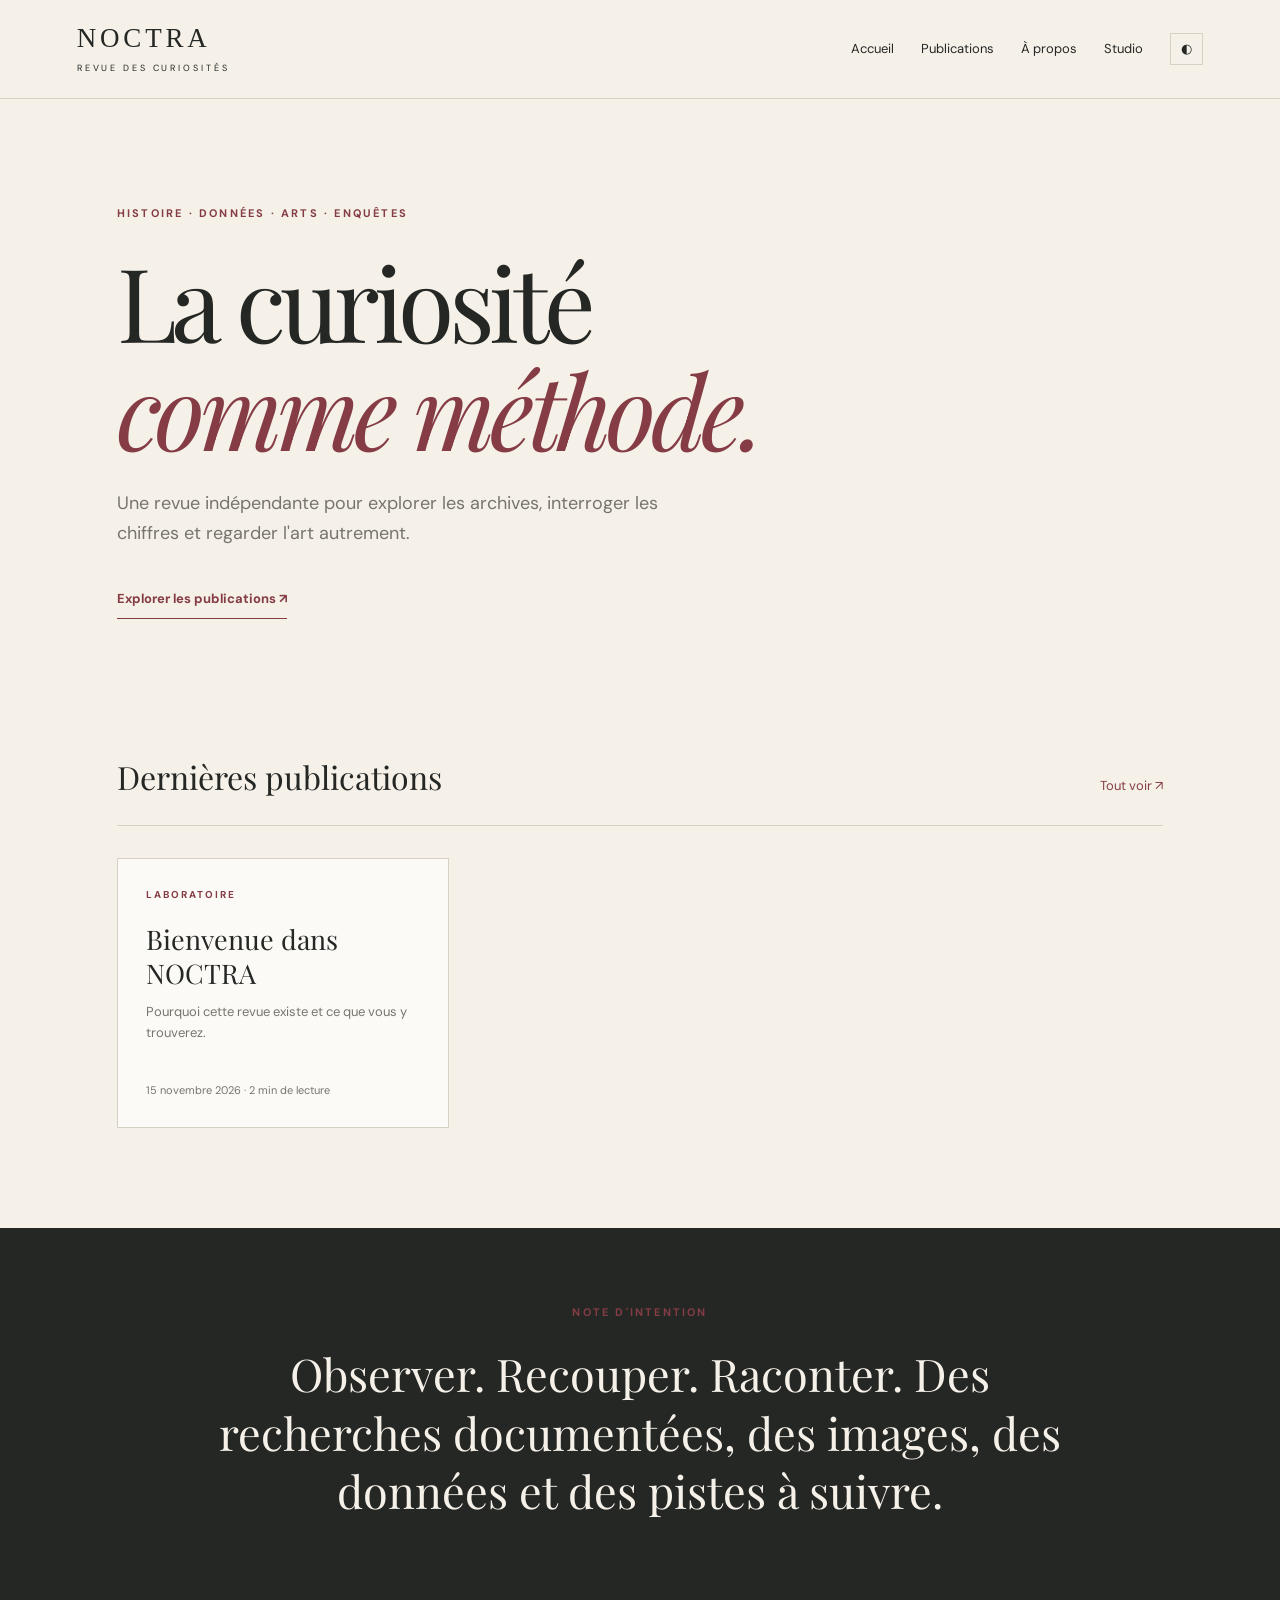
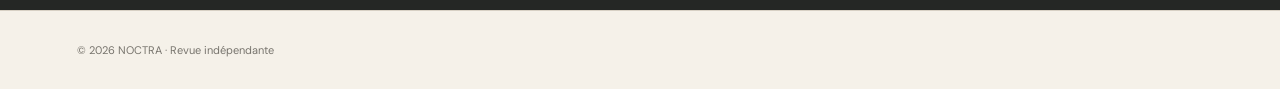
<file: index.html>
<!doctype html><html lang="fr"><head><meta charset="utf-8"><meta name="viewport" content="width=device-width,initial-scale=1"><meta name="description" content="NOCTRA, revue indépendante d'histoire, de données et d'art."><title>NOCTRA — Revue des curiosités</title><link rel="stylesheet" href="assets/css/style.css"></head><body><header class="site-header"><a class="logo" href="./">NOCTRA<span>REVUE DES CURIOSITÉS</span></a><nav><a href="./">Accueil</a><a href="articles.html">Publications</a><a href="a-propos.html">À propos</a><a href="studio.html">Studio</a><button id="theme" aria-label="Changer le thème">◐</button></nav></header><main><section class="hero"><div class="eyebrow">HISTOIRE · DONNÉES · ARTS · ENQUÊTES</div><h1>La curiosité<br><em>comme méthode.</em></h1><p>Une revue indépendante pour explorer les archives, interroger les chiffres et regarder l'art autrement.</p><a class="cta" href="articles.html">Explorer les publications ↗</a></section><section class="section"><div class="section-head"><h2>Dernières publications</h2><a href="articles.html">Tout voir ↗</a></div><div id="cards" class="grid"></div></section><section class="manifesto"><span>NOTE D'INTENTION</span><p>Observer. Recouper. Raconter. Des recherches documentées, des images, des données et des pistes à suivre.</p></section></main><footer>© <span id="year"></span> NOCTRA · Revue indépendante</footer><script src="assets/js/main.js"></script><script src="assets/js/config.js"></script><script src="assets/js/analytics.js"></script></body></html>
</file>
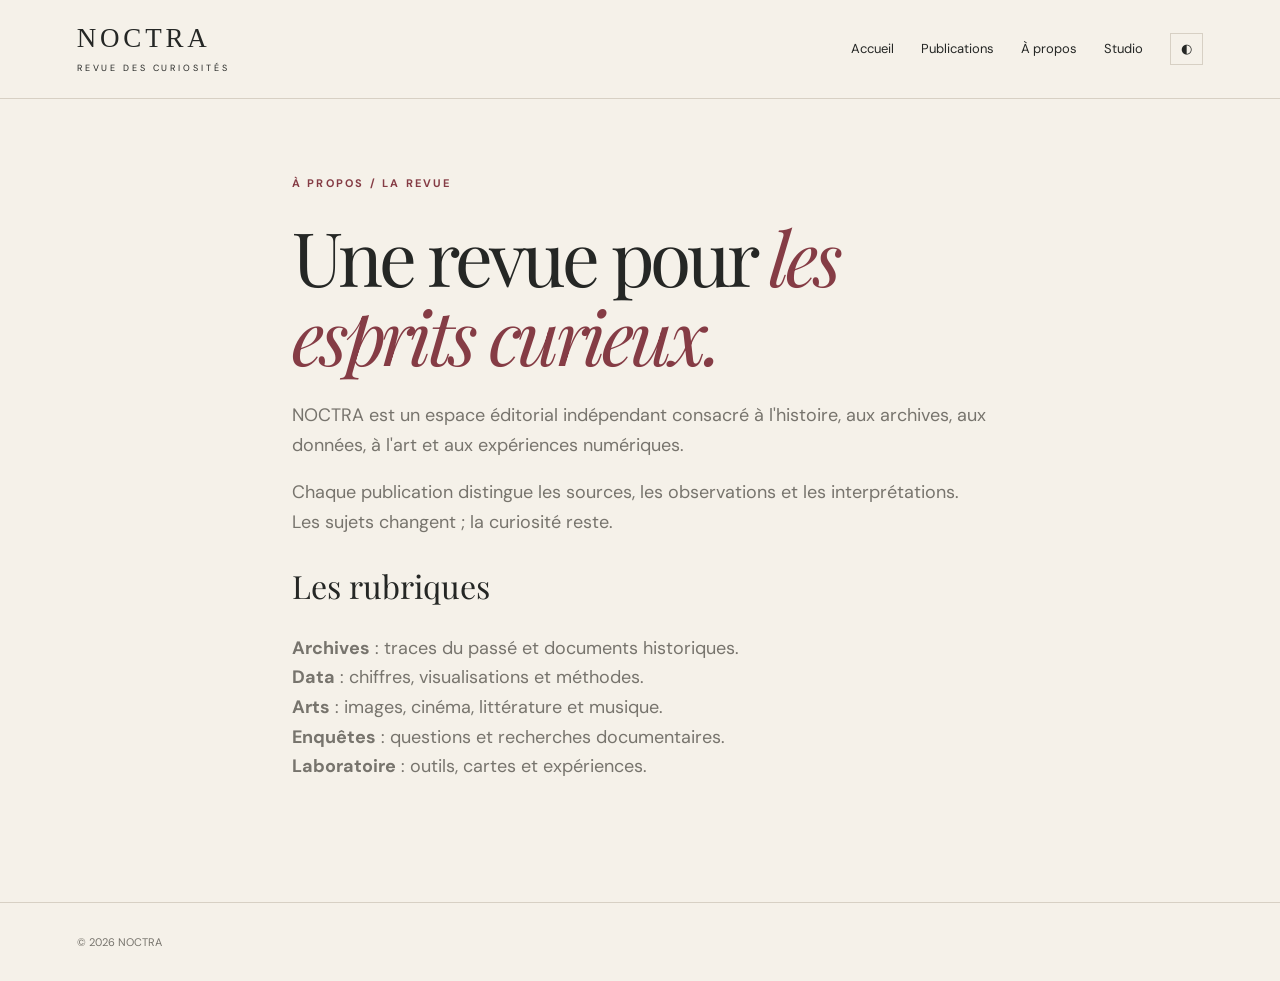
<file: a-propos.html>
<!doctype html><html lang="fr"><head><meta charset="utf-8"><meta name="viewport" content="width=device-width,initial-scale=1"><title>À propos — NOCTRA</title><link rel="stylesheet" href="assets/css/style.css"></head><body><header class="site-header"><a class="logo" href="./">NOCTRA<span>REVUE DES CURIOSITÉS</span></a><nav><a href="./">Accueil</a><a href="articles.html">Publications</a><a href="a-propos.html">À propos</a><a href="studio.html">Studio</a><button id="theme" aria-label="Changer le thème">◐</button></nav></header><main class="about"><div class="eyebrow">À PROPOS / LA REVUE</div><h1>Une revue pour <em>les esprits curieux.</em></h1><p>NOCTRA est un espace éditorial indépendant consacré à l'histoire, aux archives, aux données, à l'art et aux expériences numériques.</p><p>Chaque publication distingue les sources, les observations et les interprétations. Les sujets changent ; la curiosité reste.</p><h2>Les rubriques</h2><p><b>Archives</b> : traces du passé et documents historiques.<br><b>Data</b> : chiffres, visualisations et méthodes.<br><b>Arts</b> : images, cinéma, littérature et musique.<br><b>Enquêtes</b> : questions et recherches documentaires.<br><b>Laboratoire</b> : outils, cartes et expériences.</p></main><footer>© <span id="year"></span> NOCTRA</footer><script src="assets/js/main.js"></script><script src="assets/js/config.js"></script><script src="assets/js/analytics.js"></script></body></html>
</file>
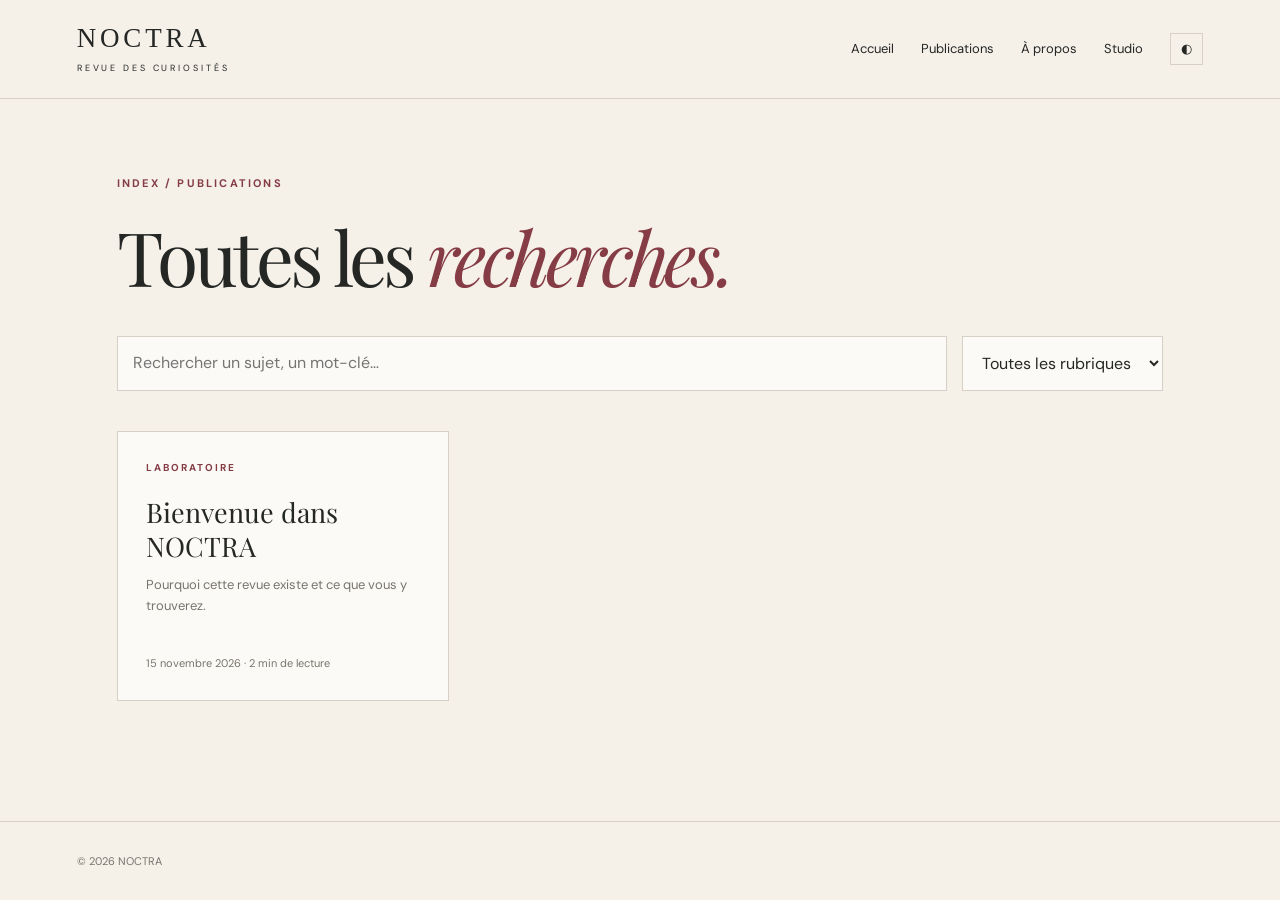
<file: articles.html>
<!doctype html><html lang="fr"><head><meta charset="utf-8"><meta name="viewport" content="width=device-width,initial-scale=1"><title>Publications — NOCTRA</title><link rel="stylesheet" href="assets/css/style.css"></head><body><header class="site-header"><a class="logo" href="./">NOCTRA<span>REVUE DES CURIOSITÉS</span></a><nav><a href="./">Accueil</a><a href="articles.html">Publications</a><a href="a-propos.html">À propos</a><a href="studio.html">Studio</a><button id="theme" aria-label="Changer le thème">◐</button></nav></header><main class="listing"><div class="eyebrow">INDEX / PUBLICATIONS</div><h1>Toutes les <em>recherches.</em></h1><div class="filters"><input id="search" placeholder="Rechercher un sujet, un mot-clé…" aria-label="Rechercher"><select id="category" aria-label="Catégorie"><option value="">Toutes les rubriques</option><option>Archives</option><option>Data</option><option>Arts</option><option>Enquêtes</option><option>Laboratoire</option></select></div><div id="cards" class="grid"></div><p id="empty" hidden>Aucun article pour cette recherche.</p></main><footer>© <span id="year"></span> NOCTRA</footer><script src="assets/js/main.js"></script><script src="assets/js/config.js"></script><script src="assets/js/analytics.js"></script></body></html>
</file>
<file: assets/css/style.css>
@import url('https://fonts.googleapis.com/css2?family=DM+Sans:wght@400;500;600;700&family=Playfair+Display:ital,wght@0,400;0,600;1,400&display=swap');:root{--bg:#f5f1e9;--paper:#fcfaf6;--ink:#252725;--muted:#77746d;--accent:#853c45;--line:#d7d0c4}body.dark{--bg:#1b2022;--paper:#242a2c;--ink:#ede8df;--muted:#b0aaa0;--accent:#e3a3a9;--line:#414747}*{box-sizing:border-box}body{margin:0;background:var(--bg);color:var(--ink);font:16px/1.65 'DM Sans',sans-serif}a{color:inherit;text-decoration:none}button,input,select{font:inherit}.site-header{display:flex;align-items:center;justify-content:space-between;padding:24px max(6%,calc((100vw - 1200px)/2));border-bottom:1px solid var(--line);gap:20px}.logo{font-family:Georgia,serif;font-size:27px;letter-spacing:.14em;line-height:1.1}.logo span{display:block;font:9px 'DM Sans',sans-serif;letter-spacing:.32em;margin-top:8px}.site-header nav{display:flex;align-items:center;gap:27px;font-size:13px}.site-header button{border:1px solid var(--line);background:transparent;color:var(--ink);padding:4px 10px;cursor:pointer}.hero{max-width:1200px;margin:auto;padding:105px 6% 110px}.eyebrow,.manifesto span{font-size:11px;letter-spacing:.2em;color:var(--accent);font-weight:700}.hero h1,.listing h1,.about h1{font:clamp(52px,8vw,110px)/1.06 'Playfair Display',Georgia,serif;letter-spacing:-.055em;margin:25px 0}.hero h1 em,.listing h1 em,.about h1 em{font-weight:400;color:var(--accent)}.hero p{max-width:560px;color:var(--muted);font-size:18px}.cta{display:inline-block;margin-top:22px;border-bottom:1px solid var(--accent);padding-bottom:8px;color:var(--accent);font-size:13px;font-weight:700}.section{max-width:1200px;margin:auto;padding:0 6% 100px}.section-head{display:flex;justify-content:space-between;align-items:baseline;border-bottom:1px solid var(--line);margin-bottom:32px}.section-head h2,.about h2{font:32px 'Playfair Display',serif}.section-head a{font-size:13px;color:var(--accent)}.grid{display:grid;grid-template-columns:repeat(3,minmax(0,1fr));gap:25px}.card{background:var(--paper);border:1px solid var(--line);padding:28px;min-height:270px;display:flex;flex-direction:column}.card .category{font-size:10px;letter-spacing:.2em;color:var(--accent);text-transform:uppercase;font-weight:700}.card h3{font:27px/1.25 'Playfair Display',serif;margin:20px 0 10px}.card p{color:var(--muted);font-size:13px;margin:0}.card .meta{font-size:11px;margin-top:auto;padding-top:25px;color:var(--muted)}.card:hover{border-color:var(--accent)}.manifesto{background:var(--ink);color:var(--bg);padding:70px 10%;text-align:center}.manifesto p{font:clamp(24px,4vw,45px)/1.3 'Playfair Display',serif;max-width:850px;margin:20px auto}footer{padding:30px 6%;font-size:11px;color:var(--muted);border-top:1px solid var(--line)}.listing,.about{max-width:1200px;margin:75px auto 120px;padding:0 6%}.listing h1,.about h1{font-size:clamp(45px,6vw,75px)}.filters{display:flex;gap:15px;margin:40px 0}.filters input,.filters select{background:var(--paper);color:var(--ink);border:1px solid var(--line);padding:13px 15px}.filters input{flex:1}.about{max-width:850px}.about p{font-size:18px;color:var(--muted)}.article-wrap{max-width:820px;margin:80px auto 120px;padding:0 24px}.article-wrap h1{font:clamp(43px,6vw,75px)/1.12 'Playfair Display',serif;letter-spacing:-.04em}.article-wrap .article-meta{color:var(--accent);font-size:12px;letter-spacing:.1em;text-transform:uppercase}.article-body{font:19px/1.9 Georgia,serif}.article-body h2{font:34px/1.25 'Playfair Display',serif;margin-top:55px}.article-body a{text-decoration:underline;color:var(--accent)}.article-body img{max-width:100%;height:auto}.article-body blockquote{border-left:3px solid var(--accent);margin:35px 0;padding:0 24px;color:var(--muted)}.article-body .lead{font-size:23px}.back{display:inline-block;margin-bottom:30px;color:var(--accent);font-size:13px}@media(max-width:760px){.site-header{padding:20px 5%;align-items:flex-start;flex-direction:column}.site-header nav{gap:18px;flex-wrap:wrap}.hero{padding:70px 6%}.grid{grid-template-columns:1fr}.filters{flex-direction:column}.hero h1{font-size:58px}}
</file>
